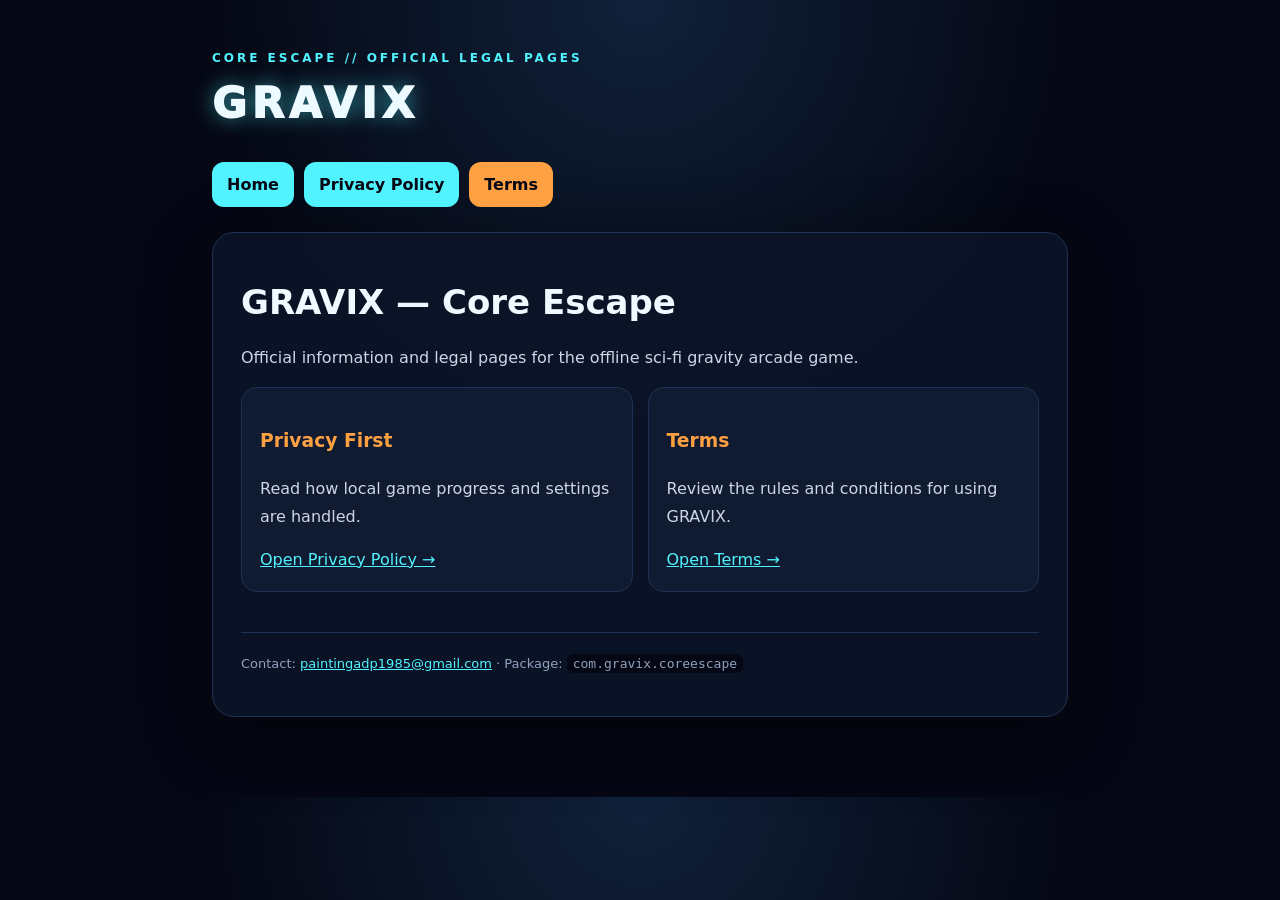
<file: docs/index.html>
<!doctype html><html lang="en"><head><meta charset="utf-8"><meta name="viewport" content="width=device-width,initial-scale=1"><title>GRAVIX — Core Escape</title><link rel="stylesheet" href="style.css"></head><body><div class="wrap">
<header>
<div class="sub">CORE ESCAPE // OFFICIAL LEGAL PAGES</div>
<div class="brand">GRAVIX</div>
<nav><a href="index.html">Home</a><a href="privacy.html">Privacy Policy</a><a class="alt" href="terms.html">Terms</a></nav>
</header>

<div class="card"><h1>GRAVIX — Core Escape</h1><p>Official information and legal pages for the offline sci-fi gravity arcade game.</p>
<div class="grid"><div class="mini"><h3>Privacy First</h3><p>Read how local game progress and settings are handled.</p><a href="privacy.html">Open Privacy Policy →</a></div>
<div class="mini"><h3>Terms</h3><p>Review the rules and conditions for using GRAVIX.</p><a href="terms.html">Open Terms →</a></div></div>
<p class="footer">Contact: <a href="mailto:paintingadp1985@gmail.com">paintingadp1985@gmail.com</a> · Package: <code>com.gravix.coreescape</code></p></div></div></body></html>
</file>
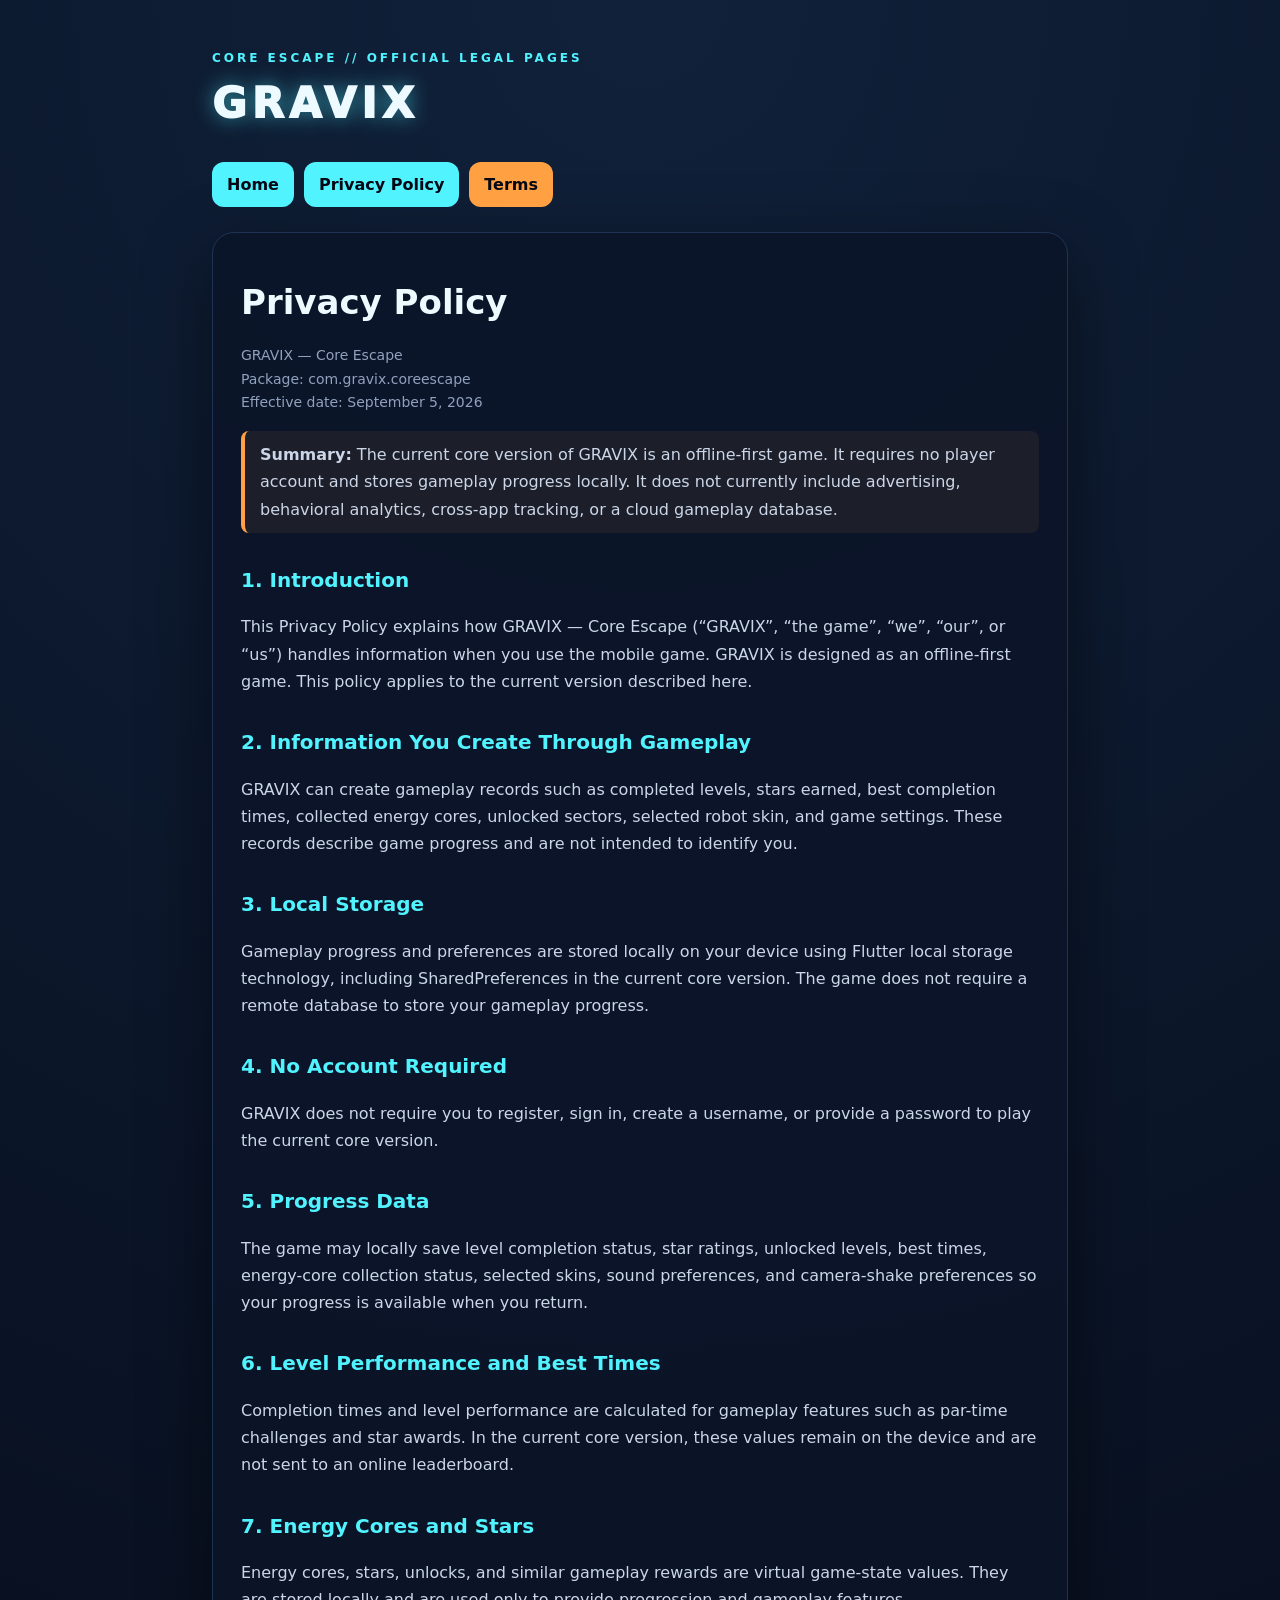
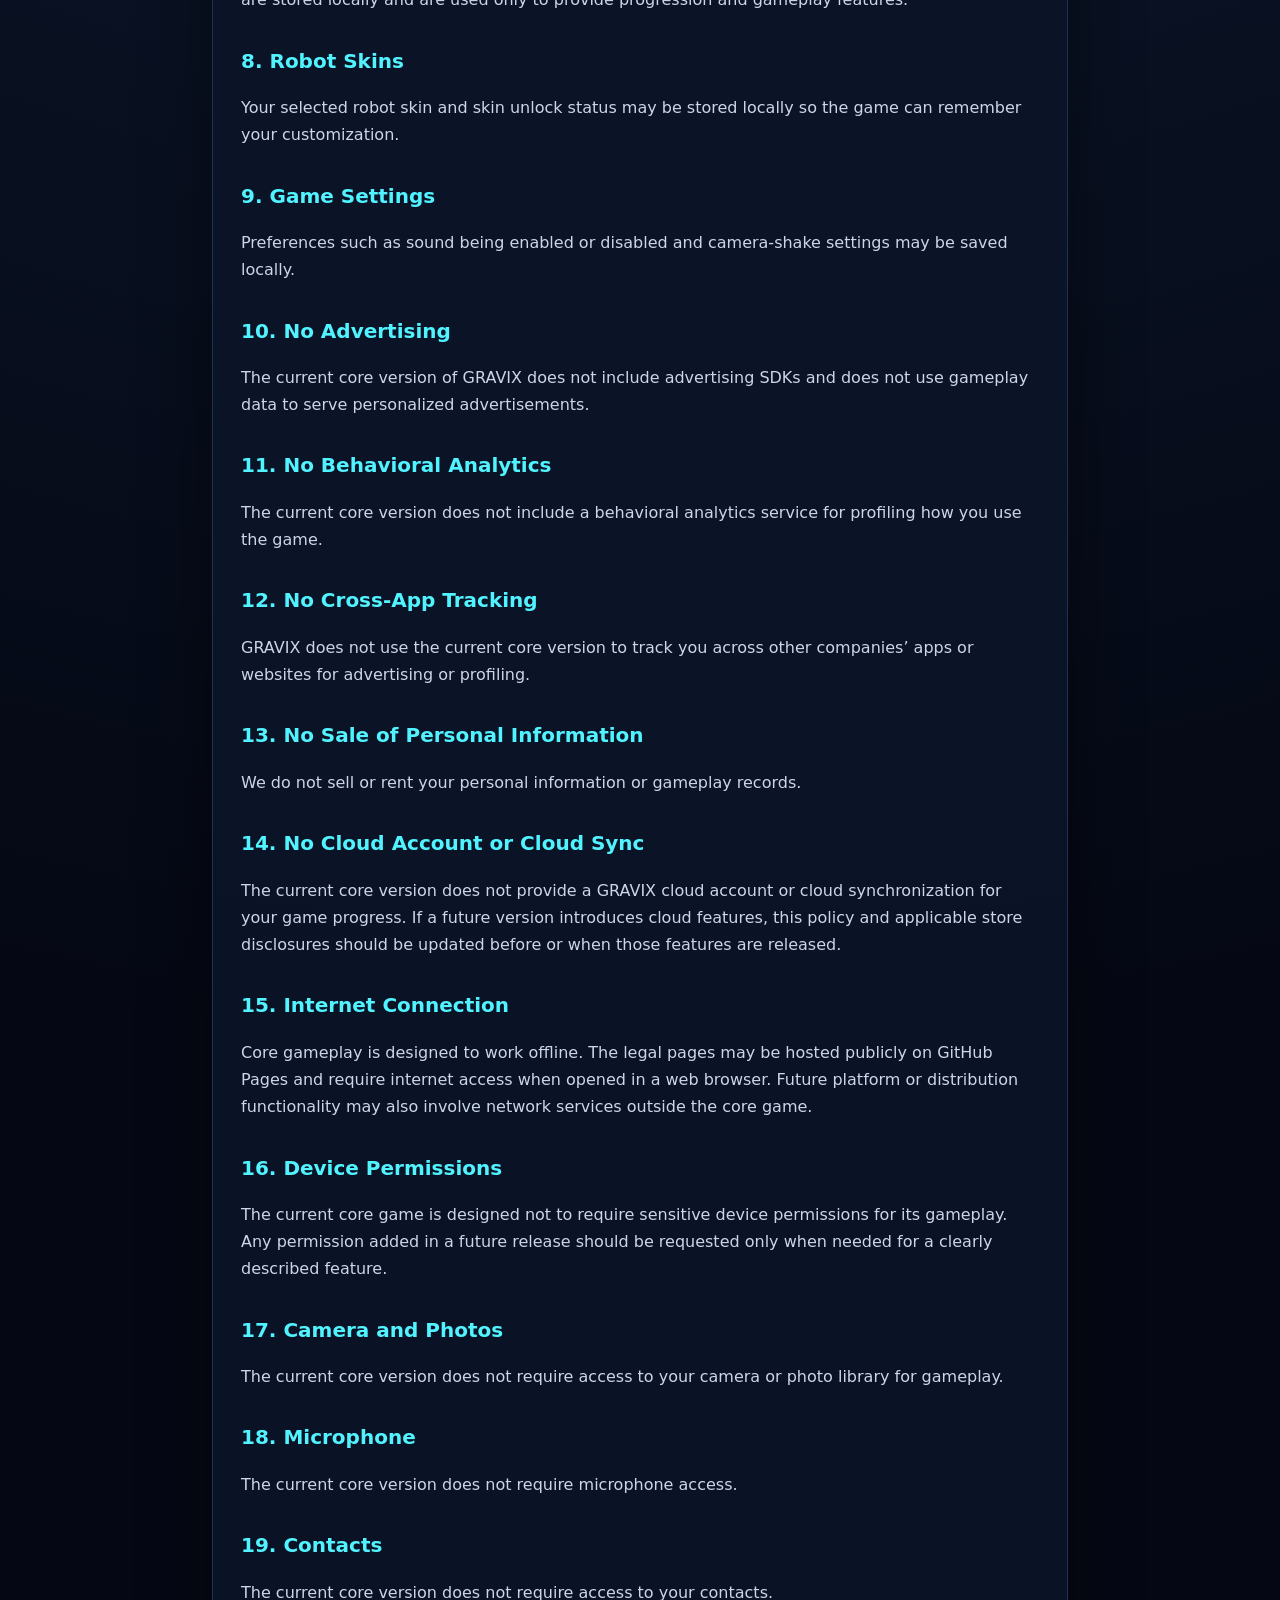
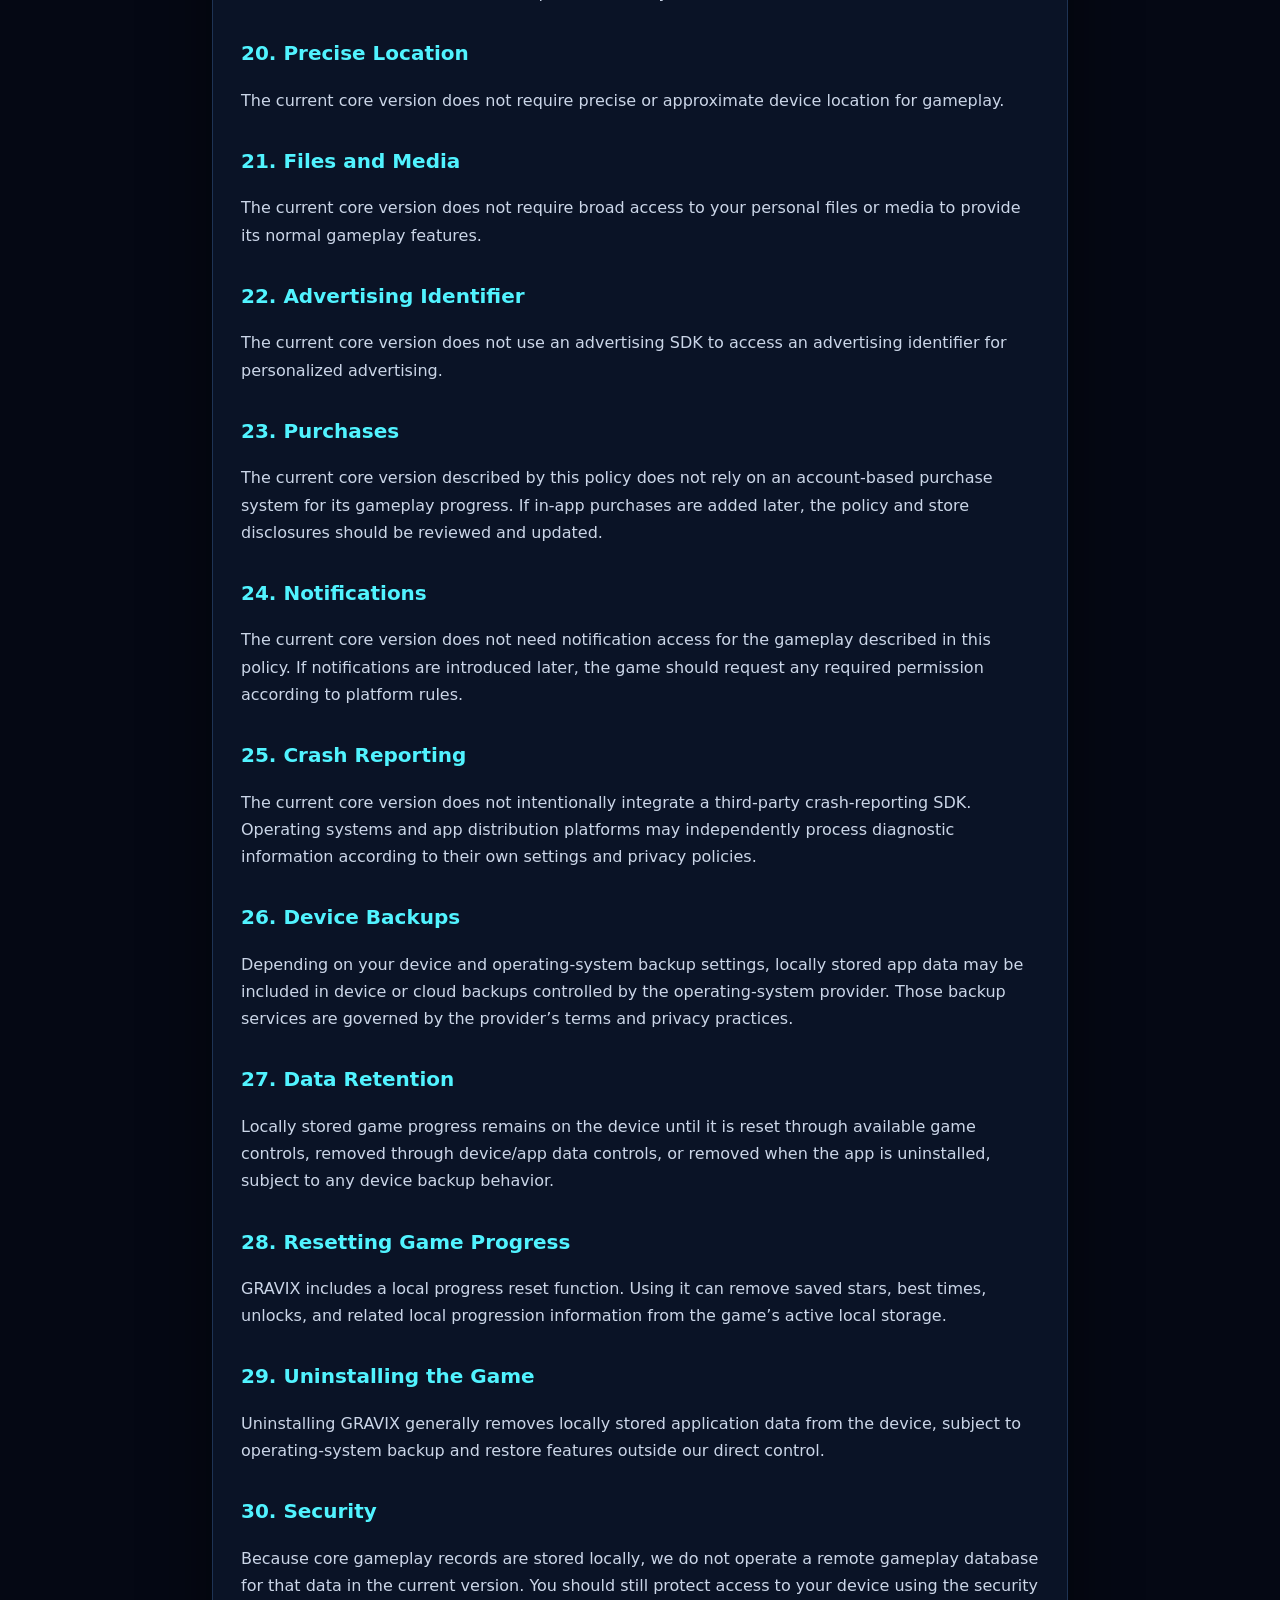
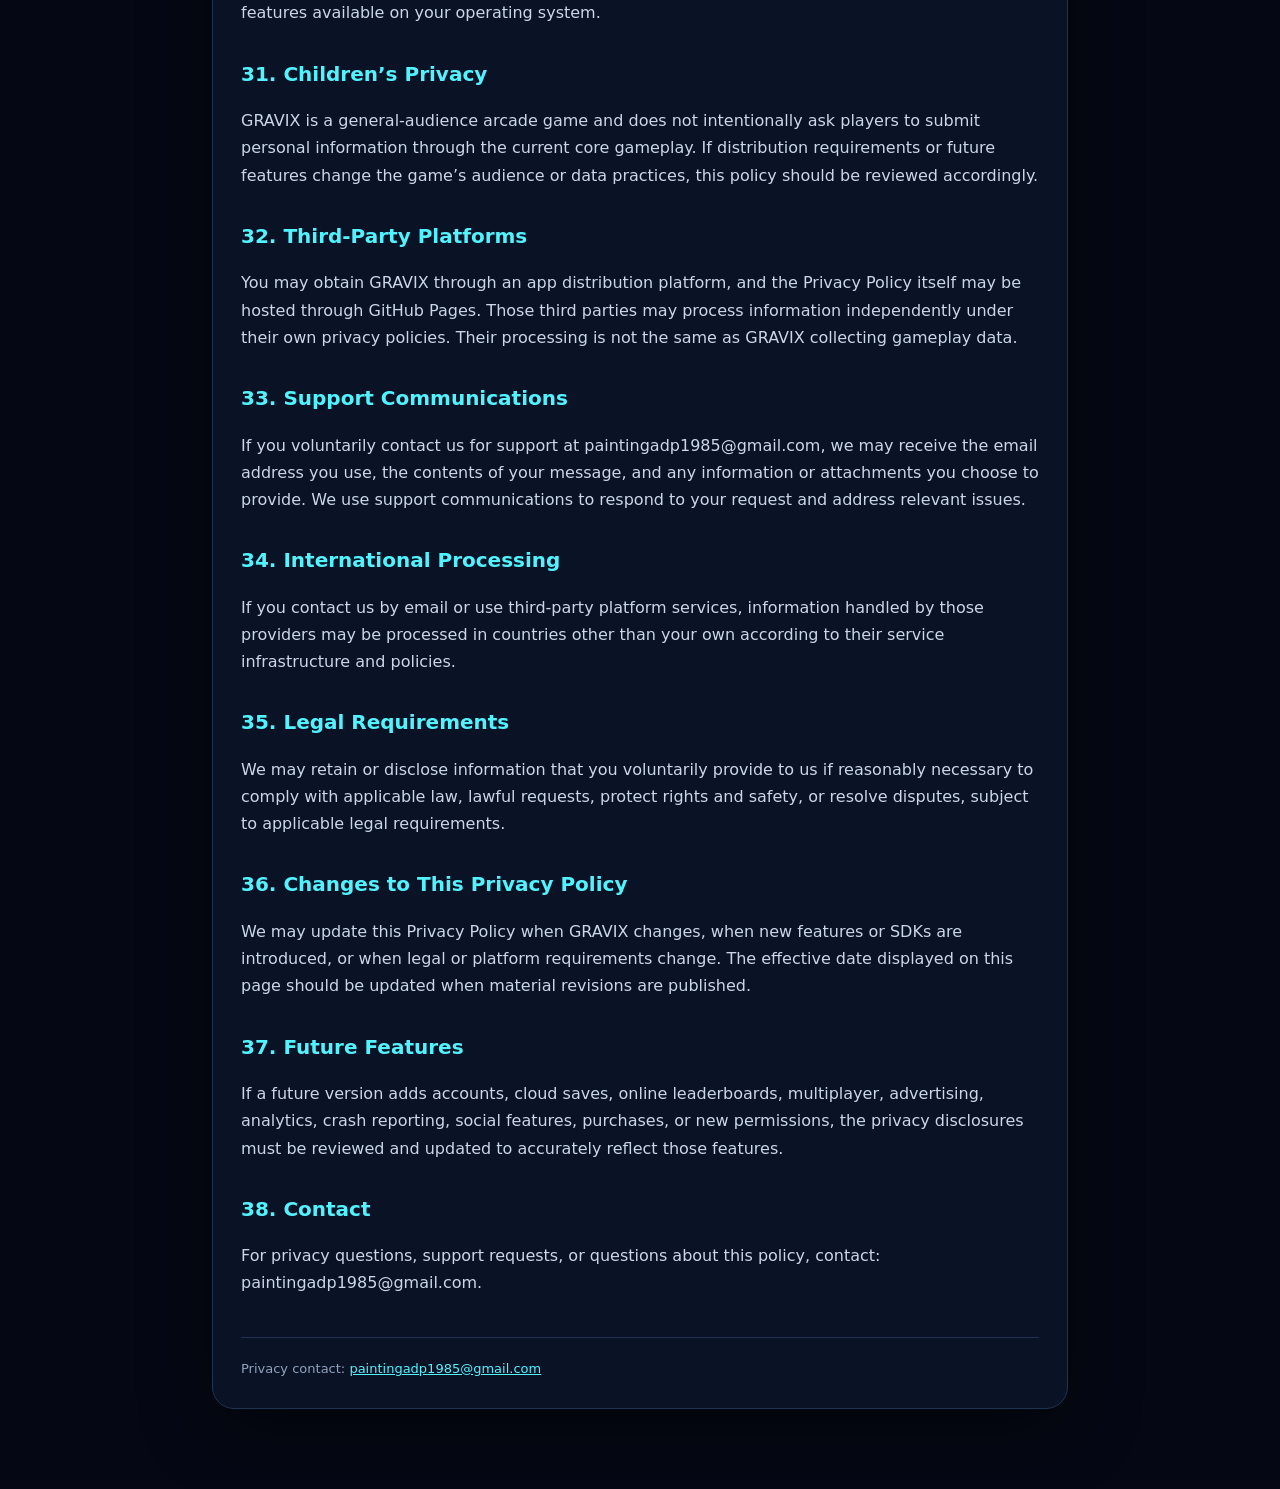
<file: docs/privacy.html>
<!doctype html><html lang="en"><head><meta charset="utf-8"><meta name="viewport" content="width=device-width,initial-scale=1"><title>Privacy Policy — GRAVIX</title><link rel="stylesheet" href="style.css"></head><body><div class="wrap">
<header>
<div class="sub">CORE ESCAPE // OFFICIAL LEGAL PAGES</div>
<div class="brand">GRAVIX</div>
<nav><a href="index.html">Home</a><a href="privacy.html">Privacy Policy</a><a class="alt" href="terms.html">Terms</a></nav>
</header>

<main class="card"><h1>Privacy Policy</h1><p class="meta">GRAVIX — Core Escape<br>Package: com.gravix.coreescape<br>Effective date: September 5, 2026</p>
<p class="notice"><strong>Summary:</strong> The current core version of GRAVIX is an offline-first game. It requires no player account and stores gameplay progress locally. It does not currently include advertising, behavioral analytics, cross-app tracking, or a cloud gameplay database.</p>
<section><h2>1. Introduction</h2><p>This Privacy Policy explains how GRAVIX — Core Escape (“GRAVIX”, “the game”, “we”, “our”, or “us”) handles information when you use the mobile game. GRAVIX is designed as an offline-first game. This policy applies to the current version described here.</p></section><section><h2>2. Information You Create Through Gameplay</h2><p>GRAVIX can create gameplay records such as completed levels, stars earned, best completion times, collected energy cores, unlocked sectors, selected robot skin, and game settings. These records describe game progress and are not intended to identify you.</p></section><section><h2>3. Local Storage</h2><p>Gameplay progress and preferences are stored locally on your device using Flutter local storage technology, including SharedPreferences in the current core version. The game does not require a remote database to store your gameplay progress.</p></section><section><h2>4. No Account Required</h2><p>GRAVIX does not require you to register, sign in, create a username, or provide a password to play the current core version.</p></section><section><h2>5. Progress Data</h2><p>The game may locally save level completion status, star ratings, unlocked levels, best times, energy-core collection status, selected skins, sound preferences, and camera-shake preferences so your progress is available when you return.</p></section><section><h2>6. Level Performance and Best Times</h2><p>Completion times and level performance are calculated for gameplay features such as par-time challenges and star awards. In the current core version, these values remain on the device and are not sent to an online leaderboard.</p></section><section><h2>7. Energy Cores and Stars</h2><p>Energy cores, stars, unlocks, and similar gameplay rewards are virtual game-state values. They are stored locally and are used only to provide progression and gameplay features.</p></section><section><h2>8. Robot Skins</h2><p>Your selected robot skin and skin unlock status may be stored locally so the game can remember your customization.</p></section><section><h2>9. Game Settings</h2><p>Preferences such as sound being enabled or disabled and camera-shake settings may be saved locally.</p></section><section><h2>10. No Advertising</h2><p>The current core version of GRAVIX does not include advertising SDKs and does not use gameplay data to serve personalized advertisements.</p></section><section><h2>11. No Behavioral Analytics</h2><p>The current core version does not include a behavioral analytics service for profiling how you use the game.</p></section><section><h2>12. No Cross-App Tracking</h2><p>GRAVIX does not use the current core version to track you across other companies’ apps or websites for advertising or profiling.</p></section><section><h2>13. No Sale of Personal Information</h2><p>We do not sell or rent your personal information or gameplay records.</p></section><section><h2>14. No Cloud Account or Cloud Sync</h2><p>The current core version does not provide a GRAVIX cloud account or cloud synchronization for your game progress. If a future version introduces cloud features, this policy and applicable store disclosures should be updated before or when those features are released.</p></section><section><h2>15. Internet Connection</h2><p>Core gameplay is designed to work offline. The legal pages may be hosted publicly on GitHub Pages and require internet access when opened in a web browser. Future platform or distribution functionality may also involve network services outside the core game.</p></section><section><h2>16. Device Permissions</h2><p>The current core game is designed not to require sensitive device permissions for its gameplay. Any permission added in a future release should be requested only when needed for a clearly described feature.</p></section><section><h2>17. Camera and Photos</h2><p>The current core version does not require access to your camera or photo library for gameplay.</p></section><section><h2>18. Microphone</h2><p>The current core version does not require microphone access.</p></section><section><h2>19. Contacts</h2><p>The current core version does not require access to your contacts.</p></section><section><h2>20. Precise Location</h2><p>The current core version does not require precise or approximate device location for gameplay.</p></section><section><h2>21. Files and Media</h2><p>The current core version does not require broad access to your personal files or media to provide its normal gameplay features.</p></section><section><h2>22. Advertising Identifier</h2><p>The current core version does not use an advertising SDK to access an advertising identifier for personalized advertising.</p></section><section><h2>23. Purchases</h2><p>The current core version described by this policy does not rely on an account-based purchase system for its gameplay progress. If in-app purchases are added later, the policy and store disclosures should be reviewed and updated.</p></section><section><h2>24. Notifications</h2><p>The current core version does not need notification access for the gameplay described in this policy. If notifications are introduced later, the game should request any required permission according to platform rules.</p></section><section><h2>25. Crash Reporting</h2><p>The current core version does not intentionally integrate a third-party crash-reporting SDK. Operating systems and app distribution platforms may independently process diagnostic information according to their own settings and privacy policies.</p></section><section><h2>26. Device Backups</h2><p>Depending on your device and operating-system backup settings, locally stored app data may be included in device or cloud backups controlled by the operating-system provider. Those backup services are governed by the provider’s terms and privacy practices.</p></section><section><h2>27. Data Retention</h2><p>Locally stored game progress remains on the device until it is reset through available game controls, removed through device/app data controls, or removed when the app is uninstalled, subject to any device backup behavior.</p></section><section><h2>28. Resetting Game Progress</h2><p>GRAVIX includes a local progress reset function. Using it can remove saved stars, best times, unlocks, and related local progression information from the game’s active local storage.</p></section><section><h2>29. Uninstalling the Game</h2><p>Uninstalling GRAVIX generally removes locally stored application data from the device, subject to operating-system backup and restore features outside our direct control.</p></section><section><h2>30. Security</h2><p>Because core gameplay records are stored locally, we do not operate a remote gameplay database for that data in the current version. You should still protect access to your device using the security features available on your operating system.</p></section><section><h2>31. Children’s Privacy</h2><p>GRAVIX is a general-audience arcade game and does not intentionally ask players to submit personal information through the current core gameplay. If distribution requirements or future features change the game’s audience or data practices, this policy should be reviewed accordingly.</p></section><section><h2>32. Third-Party Platforms</h2><p>You may obtain GRAVIX through an app distribution platform, and the Privacy Policy itself may be hosted through GitHub Pages. Those third parties may process information independently under their own privacy policies. Their processing is not the same as GRAVIX collecting gameplay data.</p></section><section><h2>33. Support Communications</h2><p>If you voluntarily contact us for support at paintingadp1985@gmail.com, we may receive the email address you use, the contents of your message, and any information or attachments you choose to provide. We use support communications to respond to your request and address relevant issues.</p></section><section><h2>34. International Processing</h2><p>If you contact us by email or use third-party platform services, information handled by those providers may be processed in countries other than your own according to their service infrastructure and policies.</p></section><section><h2>35. Legal Requirements</h2><p>We may retain or disclose information that you voluntarily provide to us if reasonably necessary to comply with applicable law, lawful requests, protect rights and safety, or resolve disputes, subject to applicable legal requirements.</p></section><section><h2>36. Changes to This Privacy Policy</h2><p>We may update this Privacy Policy when GRAVIX changes, when new features or SDKs are introduced, or when legal or platform requirements change. The effective date displayed on this page should be updated when material revisions are published.</p></section><section><h2>37. Future Features</h2><p>If a future version adds accounts, cloud saves, online leaderboards, multiplayer, advertising, analytics, crash reporting, social features, purchases, or new permissions, the privacy disclosures must be reviewed and updated to accurately reflect those features.</p></section><section><h2>38. Contact</h2><p>For privacy questions, support requests, or questions about this policy, contact: paintingadp1985@gmail.com.</p></section>
<div class="footer">Privacy contact: <a href="mailto:paintingadp1985@gmail.com">paintingadp1985@gmail.com</a></div></main></div></body></html>
</file>
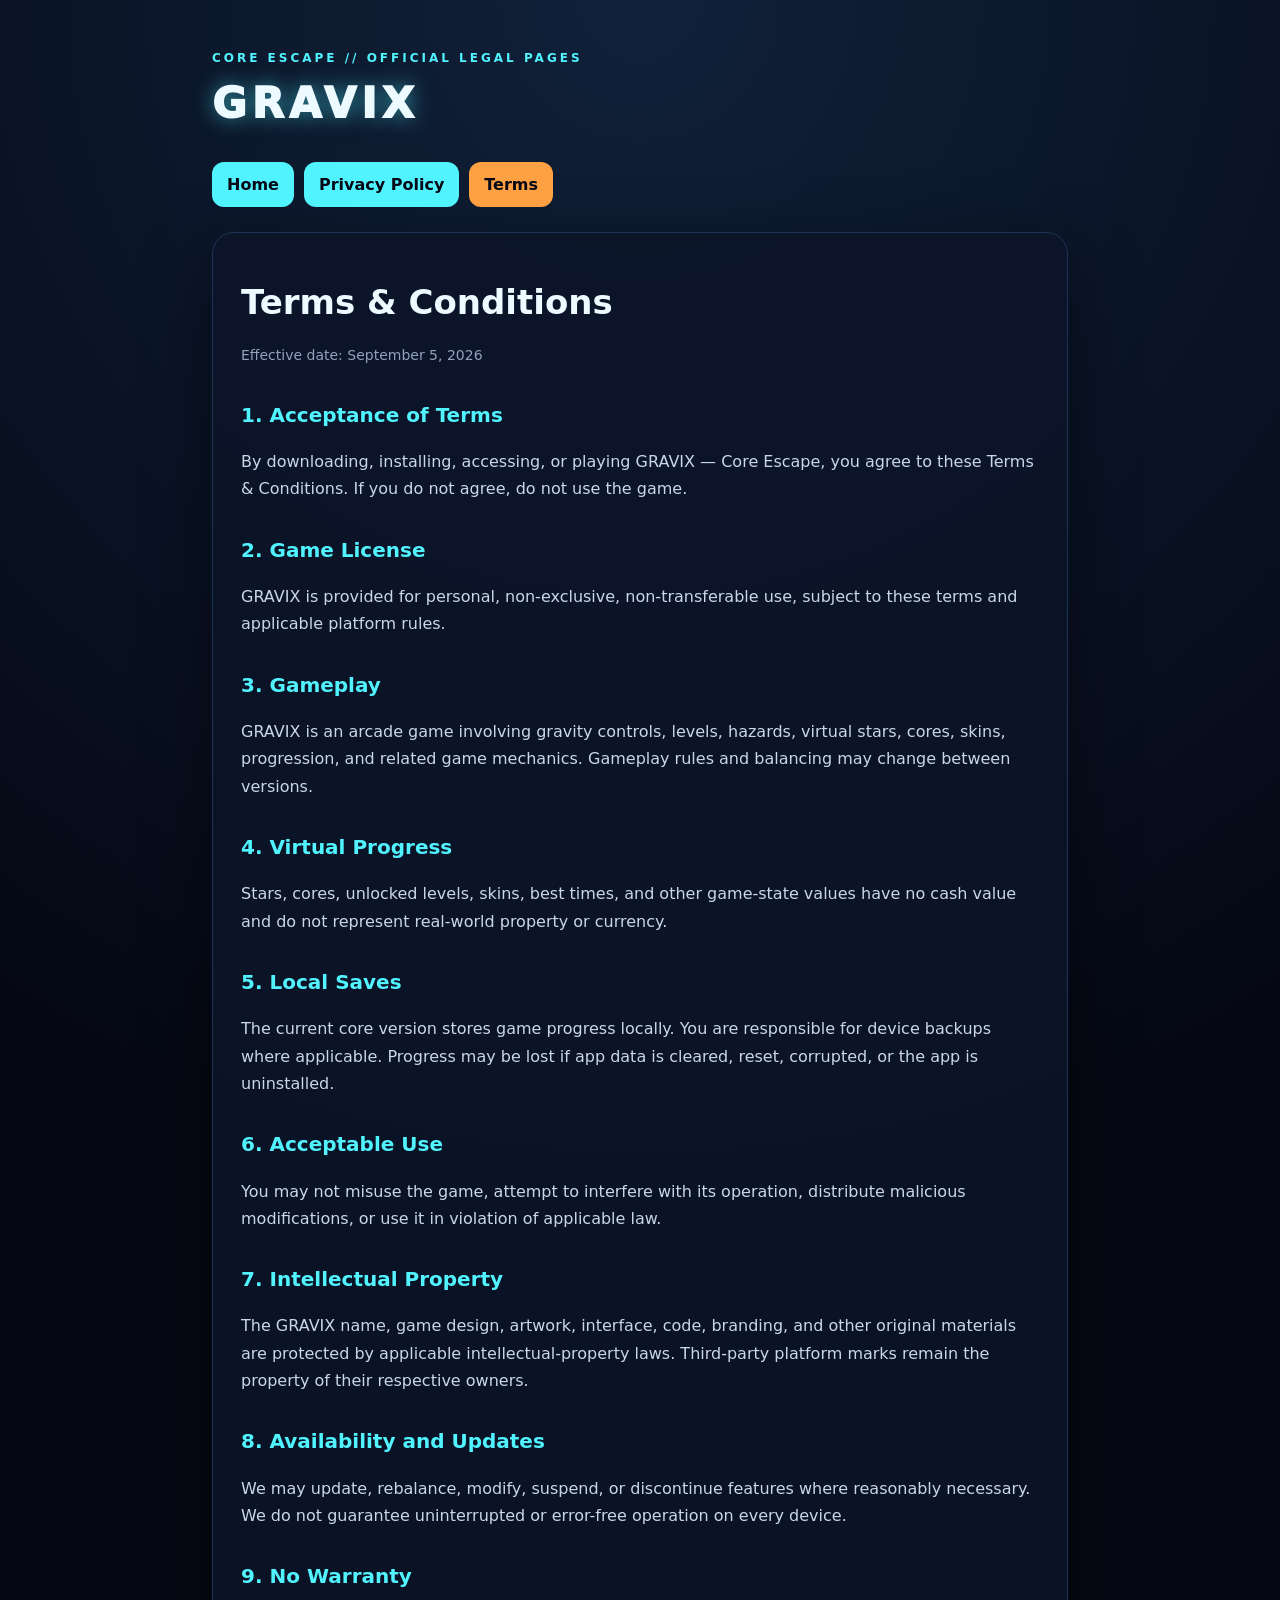
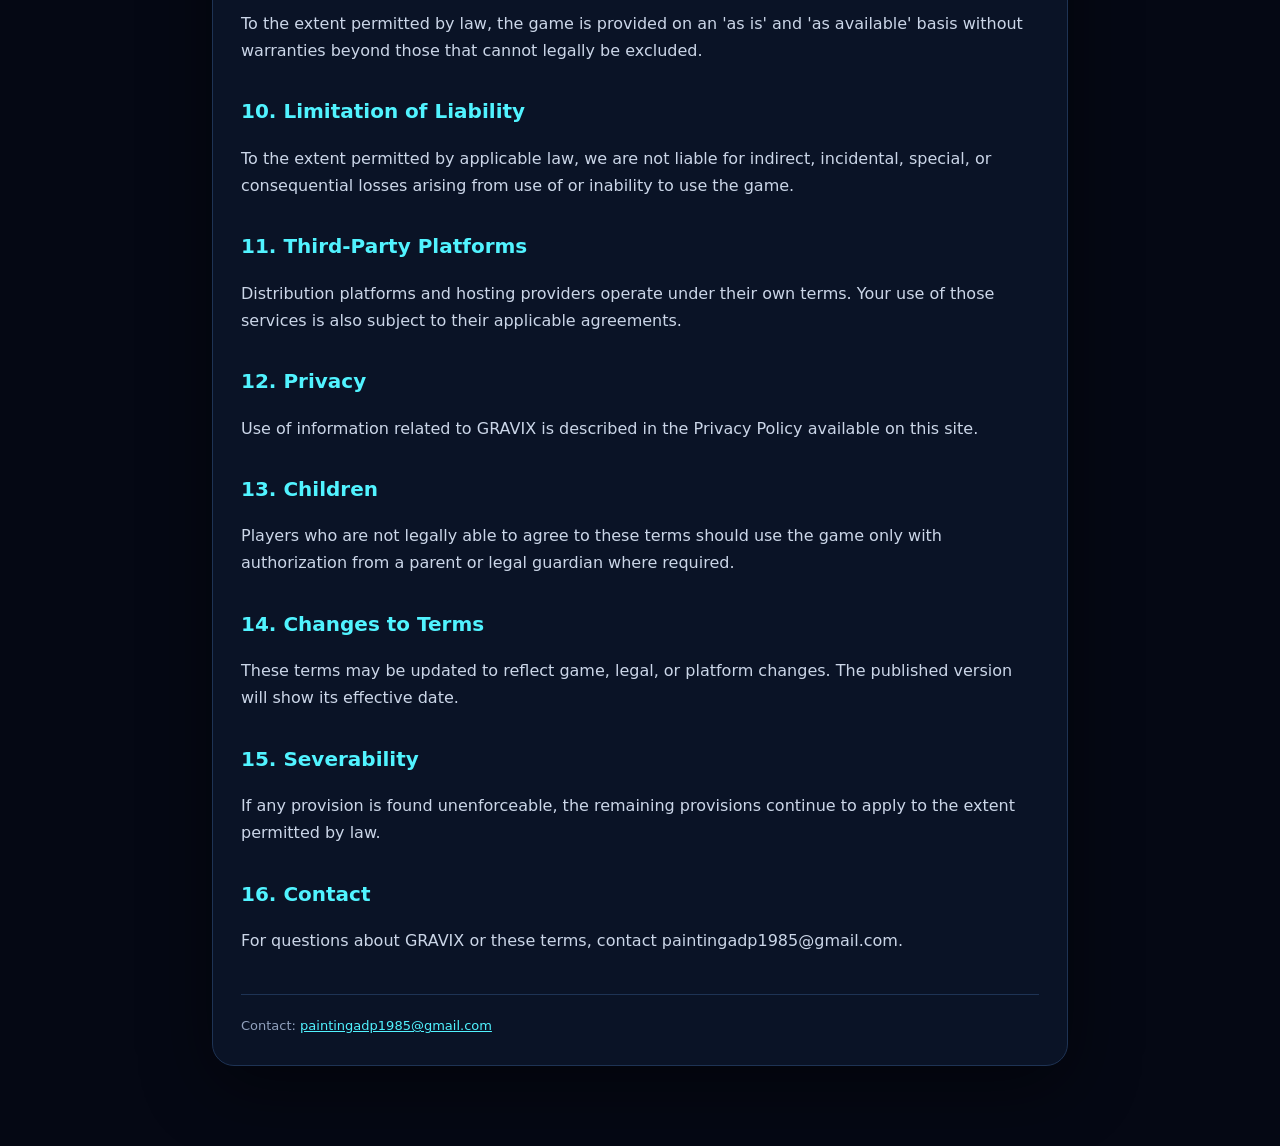
<file: docs/terms.html>
<!doctype html><html lang="en"><head><meta charset="utf-8"><meta name="viewport" content="width=device-width,initial-scale=1"><title>Terms — GRAVIX</title><link rel="stylesheet" href="style.css"></head><body><div class="wrap">
<header>
<div class="sub">CORE ESCAPE // OFFICIAL LEGAL PAGES</div>
<div class="brand">GRAVIX</div>
<nav><a href="index.html">Home</a><a href="privacy.html">Privacy Policy</a><a class="alt" href="terms.html">Terms</a></nav>
</header>
<main class="card"><h1>Terms & Conditions</h1><p class="meta">Effective date: September 5, 2026</p><section><h2>1. Acceptance of Terms</h2><p>By downloading, installing, accessing, or playing GRAVIX — Core Escape, you agree to these Terms & Conditions. If you do not agree, do not use the game.</p></section><section><h2>2. Game License</h2><p>GRAVIX is provided for personal, non-exclusive, non-transferable use, subject to these terms and applicable platform rules.</p></section><section><h2>3. Gameplay</h2><p>GRAVIX is an arcade game involving gravity controls, levels, hazards, virtual stars, cores, skins, progression, and related game mechanics. Gameplay rules and balancing may change between versions.</p></section><section><h2>4. Virtual Progress</h2><p>Stars, cores, unlocked levels, skins, best times, and other game-state values have no cash value and do not represent real-world property or currency.</p></section><section><h2>5. Local Saves</h2><p>The current core version stores game progress locally. You are responsible for device backups where applicable. Progress may be lost if app data is cleared, reset, corrupted, or the app is uninstalled.</p></section><section><h2>6. Acceptable Use</h2><p>You may not misuse the game, attempt to interfere with its operation, distribute malicious modifications, or use it in violation of applicable law.</p></section><section><h2>7. Intellectual Property</h2><p>The GRAVIX name, game design, artwork, interface, code, branding, and other original materials are protected by applicable intellectual-property laws. Third-party platform marks remain the property of their respective owners.</p></section><section><h2>8. Availability and Updates</h2><p>We may update, rebalance, modify, suspend, or discontinue features where reasonably necessary. We do not guarantee uninterrupted or error-free operation on every device.</p></section><section><h2>9. No Warranty</h2><p>To the extent permitted by law, the game is provided on an 'as is' and 'as available' basis without warranties beyond those that cannot legally be excluded.</p></section><section><h2>10. Limitation of Liability</h2><p>To the extent permitted by applicable law, we are not liable for indirect, incidental, special, or consequential losses arising from use of or inability to use the game.</p></section><section><h2>11. Third-Party Platforms</h2><p>Distribution platforms and hosting providers operate under their own terms. Your use of those services is also subject to their applicable agreements.</p></section><section><h2>12. Privacy</h2><p>Use of information related to GRAVIX is described in the Privacy Policy available on this site.</p></section><section><h2>13. Children</h2><p>Players who are not legally able to agree to these terms should use the game only with authorization from a parent or legal guardian where required.</p></section><section><h2>14. Changes to Terms</h2><p>These terms may be updated to reflect game, legal, or platform changes. The published version will show its effective date.</p></section><section><h2>15. Severability</h2><p>If any provision is found unenforceable, the remaining provisions continue to apply to the extent permitted by law.</p></section><section><h2>16. Contact</h2><p>For questions about GRAVIX or these terms, contact paintingadp1985@gmail.com.</p></section><div class="footer">Contact: <a href="mailto:paintingadp1985@gmail.com">paintingadp1985@gmail.com</a></div></main></div></body></html>
</file>
<file: docs/style.css>
:root{--bg:#050814;--panel:#0c1428;--line:#1e3354;--cyan:#51f3ff;--orange:#ffa043;--red:#ff466d;--text:#edfaff;--muted:#91a1bd}
*{box-sizing:border-box}body{margin:0;background:radial-gradient(circle at top,#10213a 0,#050814 42%);color:var(--text);font:16px/1.7 system-ui,-apple-system,BlinkMacSystemFont,"Segoe UI",sans-serif}
.wrap{max-width:900px;margin:auto;padding:48px 22px 80px}.brand{font-size:42px;font-weight:950;letter-spacing:5px;margin:0;text-shadow:0 0 20px #51f3ff88}.sub{color:var(--cyan);font-size:12px;font-weight:800;letter-spacing:3px}.card{background:#0c1428e8;border:1px solid var(--line);border-radius:22px;padding:28px;margin-top:25px;box-shadow:0 20px 70px #0007}
nav{display:flex;gap:10px;flex-wrap:wrap;margin:22px 0}nav a,.button{color:var(--bg);background:var(--cyan);padding:9px 15px;border-radius:12px;text-decoration:none;font-weight:850}nav a.alt{background:var(--orange)}
h1{font-size:34px;line-height:1.1}h2{margin-top:30px;color:var(--cyan);font-size:20px}h3{color:var(--orange)}p,li{color:#cbd6e8}a{color:var(--cyan)}.meta{color:var(--muted);font-size:14px}.notice{border-left:4px solid var(--orange);padding:10px 15px;background:#ffa04312;border-radius:8px}.footer{margin-top:40px;color:var(--muted);font-size:13px;border-top:1px solid var(--line);padding-top:20px}
code{background:#050814;padding:2px 6px;border-radius:6px}.grid{display:grid;grid-template-columns:repeat(auto-fit,minmax(220px,1fr));gap:15px}.mini{padding:18px;border:1px solid var(--line);border-radius:16px;background:#101a30}
</file>
